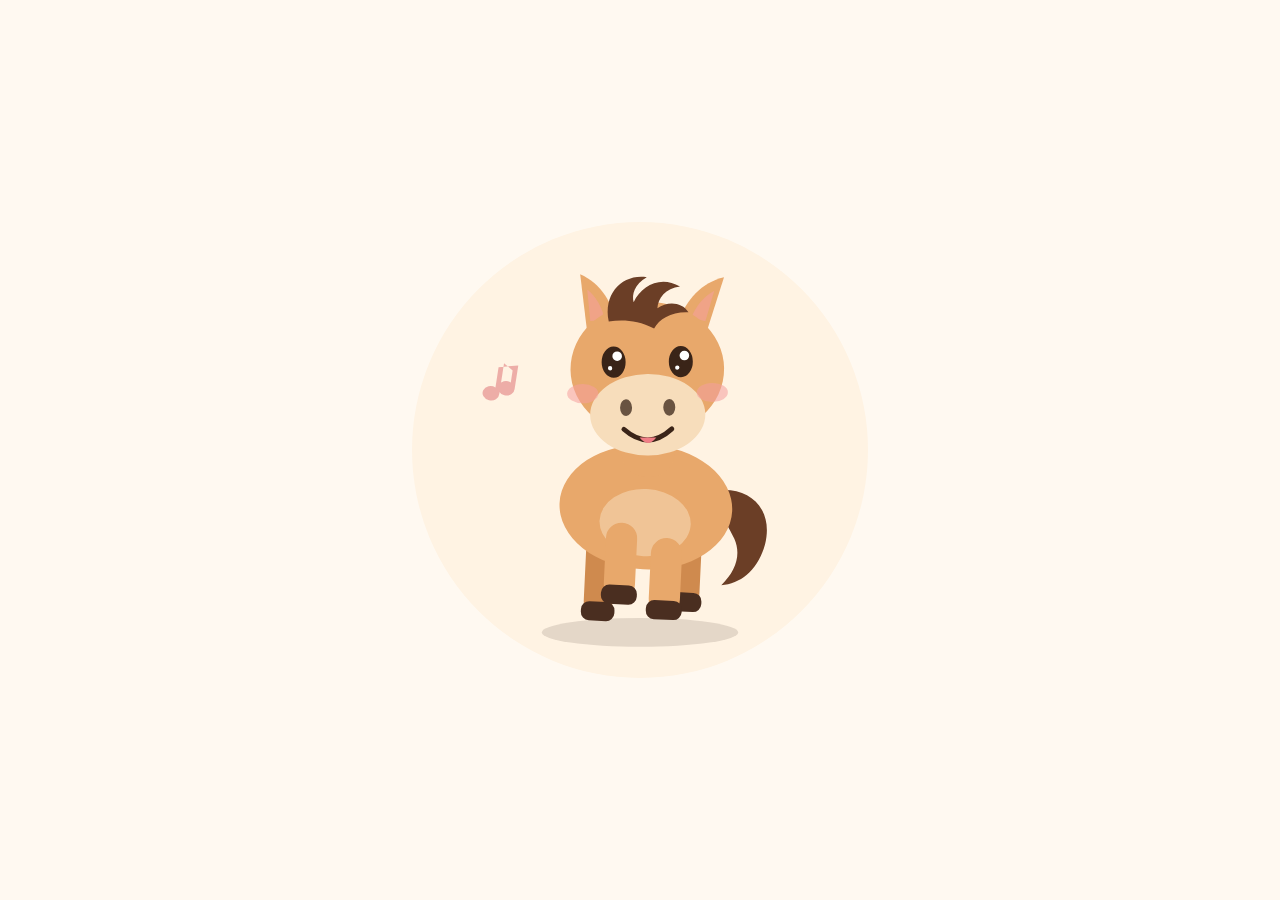
<file: animations/index.html>
<!doctype html>
<html lang="da">
<head>
  <meta charset="utf-8">
  <meta name="viewport" content="width=device-width, initial-scale=1">
  <title>Dansende hest</title>
  <style>
    html, body { height: 100%; margin: 0; }
    body { display: grid; place-items: center; background: #FFF9F1; }
    img { width: min(80vw, 480px); height: auto; }
  </style>
</head>
<body>
  <img src="dancing-horse.svg" alt="Glad hest der smiler, blinker og danser">
</body>
</html>
</file>
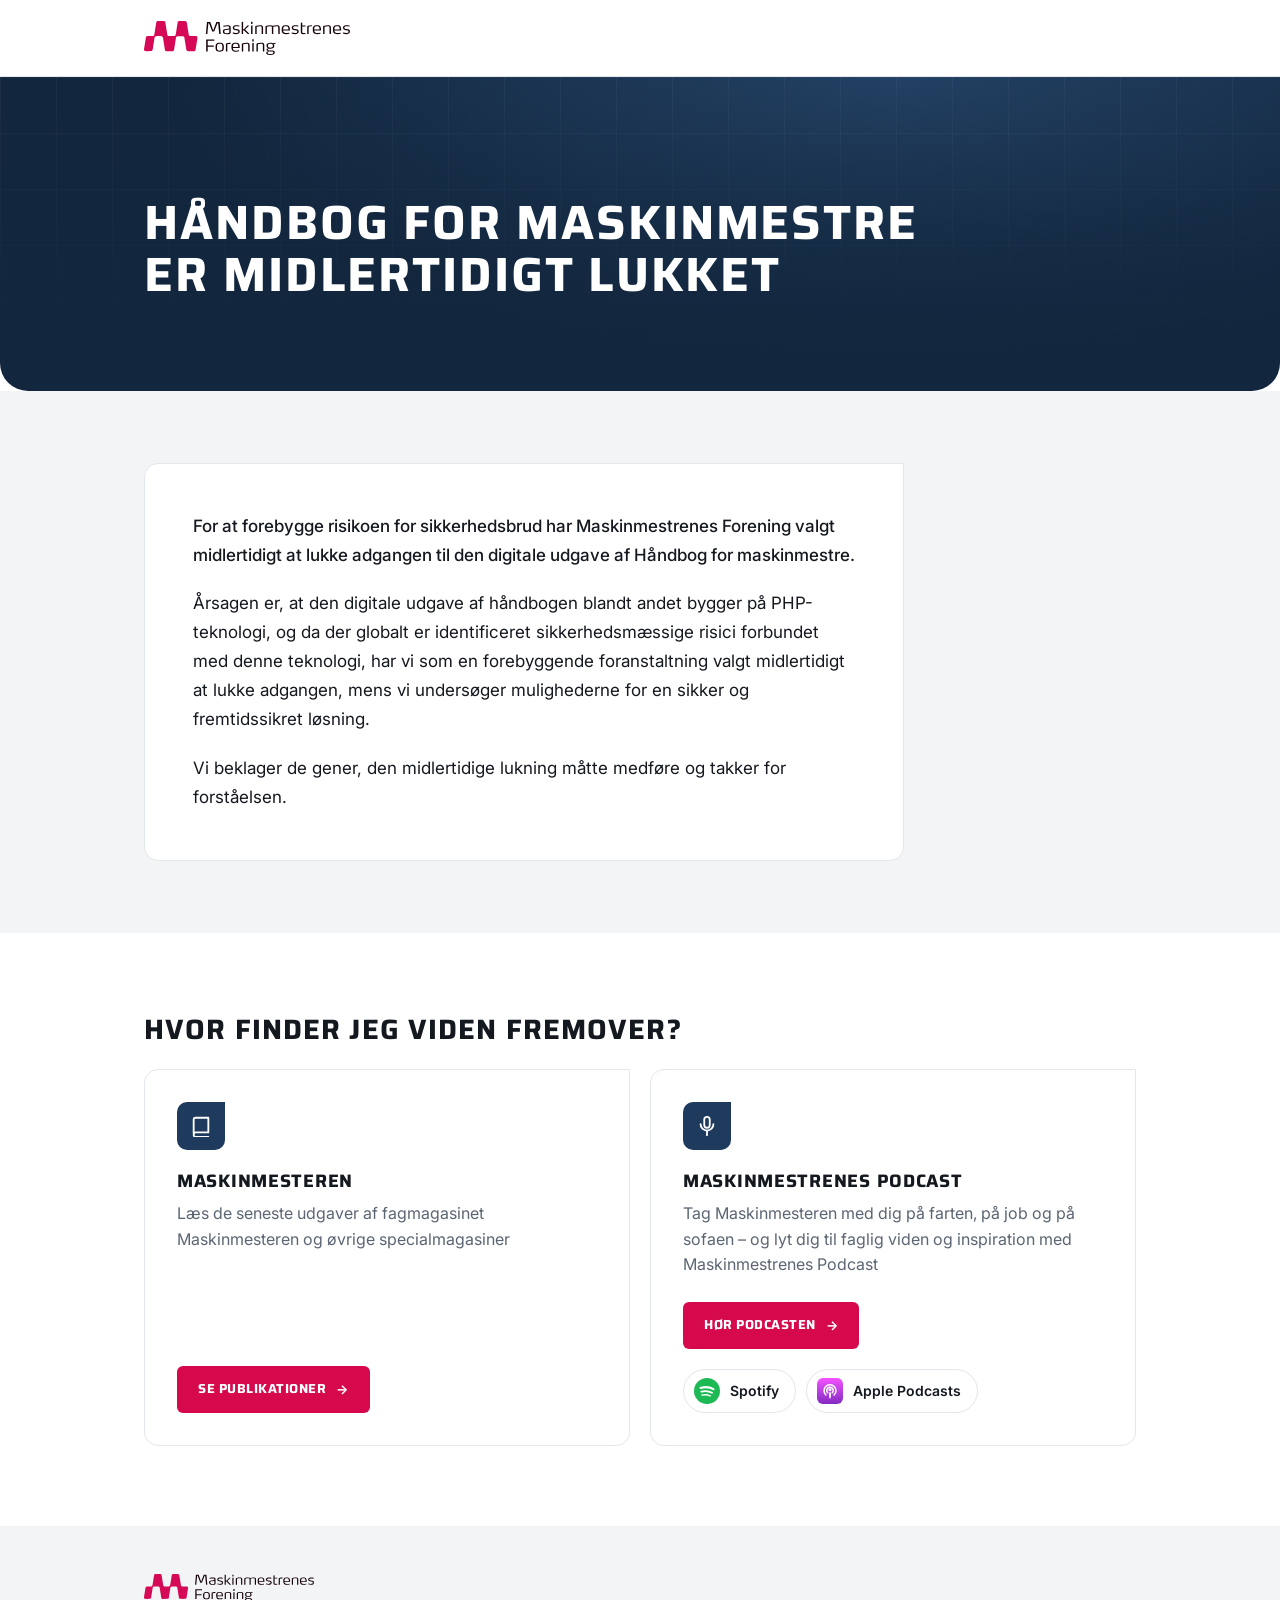
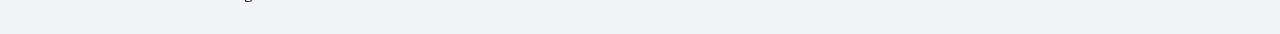
<file: haandbog-nedlukning/index.html>
<!doctype html>
<html lang="da">
<head>
<meta charset="utf-8">
<meta name="viewport" content="width=device-width, initial-scale=1">
<title>Håndbog for maskinmestre er midlertidigt lukket | Maskinmestrenes Forening</title>
<meta name="description" content="Adgangen til den digitale udgave af Håndbog for maskinmestre er midlertidigt lukket som en forebyggende sikkerhedsforanstaltning.">
<link rel="preconnect" href="https://fonts.googleapis.com">
<link rel="preconnect" href="https://fonts.gstatic.com" crossorigin>
<link href="https://fonts.googleapis.com/css2?family=Saira:wght@600;700&family=Inter:wght@400;500;600&display=swap" rel="stylesheet">
<style>
  :root {
    --red: #d6094d;
    --red-dark: #b0073f;
    --navy: #1e3a5c;
    --navy-dark: #12263d;
    --ink: #14181f;
    --muted: #5b6573;
    --line: #e3e6ea;
    --grey: #f3f4f6;
    --white: #fff;
    --radius: 14px;
    --wrap: 1040px;
  }
  * { box-sizing: border-box; }
  html { -webkit-text-size-adjust: 100%; }
  body {
    margin: 0;
    font: 400 16px/1.6 Inter, system-ui, sans-serif;
    color: var(--ink);
    background: var(--white);
  }
  a { color: inherit; }
  img, svg { display: block; }
  .wrap { max-width: var(--wrap); margin: 0 auto; padding: 0 24px; }

  h1, h2, h3, .btn {
    font-family: Saira, Inter, sans-serif;
    text-transform: uppercase;
    letter-spacing: .04em;
  }
  h1 { font-size: clamp(30px, 4.6vw, 48px); line-height: 1.08; margin: 0 0 18px; }
  h2 { font-size: clamp(22px, 2.6vw, 28px); line-height: 1.15; margin: 0 0 24px; }
  h3 { font-size: 16px; line-height: 1.3; margin: 0 0 8px; }
  p { margin: 0 0 14px; }

  /* Signatur-form: afrundede hjørner på alle undtagen øverst til højre */
  .shape { border-radius: var(--radius) 0 var(--radius) var(--radius); }

  /* Knapper */
  .btn {
    display: inline-flex; align-items: center; gap: 10px;
    padding: 12px 20px;
    font-size: 13px; font-weight: 700;
    text-decoration: none;
    border-radius: 6px;
    border: 1.5px solid transparent;
    transition: background .2s, border-color .2s, color .2s;
  }
  .btn::after { content: "→"; font-family: Inter, sans-serif; }
  .btn--red { background: var(--red); color: var(--white); }
  .btn--red:hover { background: var(--red-dark); }

  /* Header */
  .header { border-bottom: 1px solid var(--line); background: var(--white); }
  .header .wrap { display: flex; align-items: center; justify-content: space-between; height: 76px; }
  .logo { display: flex; align-items: center; gap: 10px; text-decoration: none; }
  .logo img { height: auto; max-width: 100%; }

  /* Hero */
  .hero {
    position: relative;
    color: var(--white);
    background:
      linear-gradient(180deg, rgba(18,38,61,.35) 0%, rgba(18,38,61,.92) 100%),
      radial-gradient(1200px 500px at 70% 0%, #2c5079 0%, transparent 60%),
      var(--navy-dark);
    border-radius: 0 0 28px 28px;
    overflow: hidden;
  }
  /* Diskret teknisk linjemønster i stedet for foto – udskift evt. med billede */
  .hero::before {
    content: ""; position: absolute; inset: 0;
    background-image:
      linear-gradient(rgba(255,255,255,.04) 1px, transparent 1px),
      linear-gradient(90deg, rgba(255,255,255,.04) 1px, transparent 1px);
    background-size: 56px 56px;
    mask-image: linear-gradient(180deg, #000 0%, transparent 85%);
  }
  .hero .wrap { position: relative; padding-top: 120px; padding-bottom: 72px; }

  /* Sektioner */
  .section { padding: 80px 0; }

  /* Hvor finder jeg indholdet */
  .links { display: grid; grid-template-columns: repeat(2, 1fr); gap: 16px; }
  .link-card {
    display: flex; align-items: center; gap: 18px;
    padding: 18px 20px 18px 18px;
    background: var(--white); border: 1px solid var(--line);
    text-decoration: none;
    transition: border-color .2s, box-shadow .2s, transform .2s;
  }
  .link-card:hover { border-color: var(--navy); box-shadow: 0 8px 24px rgba(18,38,61,.08); transform: translateY(-2px); }
  .link-card__icon {
    flex: none; width: 48px; height: 48px;
    display: grid; place-items: center;
    background: var(--navy); color: var(--white);
    border-radius: 10px 0 10px 10px;
  }
  .link-card__text { flex: 1; }
  .link-card__text strong { display: block; font-weight: 600; }
  .link-card__text span { font-size: 14px; color: var(--muted); }
  .link-card__arrow { color: var(--navy); font-size: 18px; }

  /* Footer */
  .footer { background: var(--grey); padding: 48px 0 32px; font-size: 13px; color: var(--muted); }
  .footer .wrap { display: flex; flex-wrap: wrap; justify-content: space-between; gap: 24px; align-items: flex-end; }

  @media (max-width: 820px) {
      .hero .wrap { padding-top: 72px; padding-bottom: 56px; }
    .links { grid-template-columns: 1fr; }
    .section { padding: 56px 0; }
  }
  @media (max-width: 480px) {
    .wrap { padding: 0 16px; }
    }


  /* Meddelelse */
  .notice { background: var(--grey); padding: 72px 0; }
  .notice__card { max-width: 760px; }
  .notice__card { padding: 48px; background: var(--white); border: 1px solid var(--line); }
  .notice__card p { font-size: 17px; line-height: 1.7; margin-bottom: 20px; }
  .notice__card p:last-child { margin-bottom: 0; }
  .notice__lead { font-weight: 500; }

  /* Videns-kort */
  .resources { display: grid; grid-template-columns: repeat(2, 1fr); gap: 20px; }
  .resource { display: flex; flex-direction: column; padding: 32px; background: var(--white); border: 1px solid var(--line); }
  .resource .link-card__icon { margin-bottom: 20px; }
  .resource h3 { font-size: 18px; }
  .resource p { color: var(--muted); flex: 1; margin-bottom: 24px; }
  .resource__actions { display: flex; flex-wrap: wrap; align-items: center; gap: 12px 16px; }
  .listen { display: flex; flex-wrap: wrap; gap: 10px; margin-top: 8px; width: 100%; }
  .app-btn {
    display: inline-flex; align-items: center; gap: 10px;
    padding: 8px 16px 8px 10px;
    font-size: 14px; font-weight: 600; text-decoration: none;
    border: 1px solid var(--line); border-radius: 999px;
    transition: border-color .2s, background .2s;
  }
  .app-btn:hover { border-color: var(--navy); background: var(--grey); }
  .app-btn svg { width: 26px; height: 26px; }

  @media (max-width: 820px) {
    .notice { padding: 40px 0; }
    .resources { grid-template-columns: 1fr; }
    .notice__card { padding: 28px 22px; }
    .notice__card p { font-size: 16px; }
    .resource { padding: 24px 22px; }
  }
</style>
</head>
<body>

<header class="header">
  <div class="wrap">
    <a class="logo" href="https://www.mmf.dk" aria-label="Maskinmestrenes Forening – forside">
      <img src="mmf-logo.svg" alt="Maskinmestrenes Forening" width="206" height="34">
    </a>
  </div>
</header>

<main>
  <section class="hero">
    <div class="wrap">
      <h1>Håndbog for maskinmestre<br>er midlertidigt lukket</h1>
    </div>
  </section>

  <section class="notice">
    <div class="wrap">
      <div class="notice__card shape">
        <p class="notice__lead">For at forebygge risikoen for sikkerhedsbrud har Maskinmestrenes Forening valgt midlertidigt at lukke adgangen til den digitale udgave af Håndbog for maskinmestre.</p>
        <p>Årsagen er, at den digitale udgave af håndbogen blandt andet bygger på PHP-teknologi, og da der globalt er identificeret sikkerhedsmæssige risici forbundet med denne teknologi, har vi som en forebyggende foranstaltning valgt midlertidigt at lukke adgangen, mens vi undersøger mulighederne for en sikker og fremtidssikret løsning.</p>
        <p>Vi beklager de gener, den midlertidige lukning måtte medføre og takker for forståelsen.</p>
      </div>
    </div>
  </section>

  <section class="section" id="viden">
    <div class="wrap">
      <h2>Hvor finder jeg viden fremover?</h2>
      <div class="resources">
        <article class="resource shape">
          <span class="link-card__icon" aria-hidden="true"><svg width="22" height="22" viewBox="0 0 24 24" fill="none" stroke="currentColor" stroke-width="2" stroke-linecap="round" stroke-linejoin="round"><path d="M4 19.5V5a2 2 0 0 1 2-2h14v16H6.5a2.5 2.5 0 0 0 0 5H20"/></svg></span>
          <h3>Maskinmesteren</h3>
          <p>Læs de seneste udgaver af fagmagasinet Maskinmesteren og øvrige specialmagasiner</p>
          <div class="resource__actions">
            <a class="btn btn--red" href="https://mmf.dk/publikationer/">Se publikationer</a>
          </div>
        </article>
        <article class="resource shape">
          <span class="link-card__icon" aria-hidden="true"><svg width="22" height="22" viewBox="0 0 24 24" fill="none" stroke="currentColor" stroke-width="2" stroke-linecap="round" stroke-linejoin="round"><rect x="9" y="2" width="6" height="12" rx="3"/><path d="M5 10a7 7 0 0 0 14 0"/><path d="M12 17v5"/></svg></span>
          <h3>Maskinmestrenes Podcast</h3>
          <p>Tag Maskinmesteren med dig på farten, på job og på sofaen – og lyt dig til faglig viden og inspiration med Maskinmestrenes Podcast</p>
          <div class="resource__actions">
            <a class="btn btn--red" href="https://mmf.dk/podcast/">Hør podcasten</a>
            <!-- https-links (universal links) åbner automatisk Spotify-/Podcasts-appen på mobil, hvis den er installeret – ellers webafspilleren. -->
            <div class="listen">
              <a class="app-btn" href="https://open.spotify.com/show/0bqIn9Vd0POUVjrOFwf1vP" target="_blank" rel="noopener"><svg viewBox="0 0 24 24" aria-hidden="true"><circle cx="12" cy="12" r="12" fill="#1DB954"/><g fill="none" stroke="#fff" stroke-linecap="round"><path d="M6 9.2c4-1.2 8.6-.9 12 1" stroke-width="1.9"/><path d="M6.7 12.6c3.4-.9 7-.6 10 1" stroke-width="1.6"/><path d="M7.3 15.8c2.7-.7 5.4-.4 7.7.8" stroke-width="1.3"/></g></svg>Spotify</a>
              <a class="app-btn" href="https://podcasts.apple.com/dk/podcast/maskinmestrenes-podcast/id1675473188" target="_blank" rel="noopener"><svg viewBox="0 0 24 24" aria-hidden="true"><defs><linearGradient id="ap" x1="0" y1="0" x2="0" y2="1"><stop offset="0" stop-color="#F452FF"/><stop offset="1" stop-color="#832BC1"/></linearGradient></defs><rect width="24" height="24" rx="5.5" fill="url(#ap)"/><g fill="none" stroke="#fff" stroke-linecap="round" stroke-width="1.4"><path d="M8.2 15.6a5.5 5.5 0 1 1 7.6 0"/><path d="M9.9 13.6a3 3 0 1 1 4.2 0"/></g><circle cx="12" cy="10.9" r="1.4" fill="#fff"/><path d="M11 13.4h2l-.35 5.2h-1.3z" fill="#fff"/></svg>Apple Podcasts</a>
            </div>
          </div>
        </article>
      </div>
    </div>
  </section>

</main>

<footer class="footer">
  <div class="wrap">
    <a class="logo" href="https://www.mmf.dk">
      <img src="mmf-logo.svg" alt="Maskinmestrenes Forening" width="170" height="28">
    </a>
  </div>
</footer>

</body>
</html>
</file>
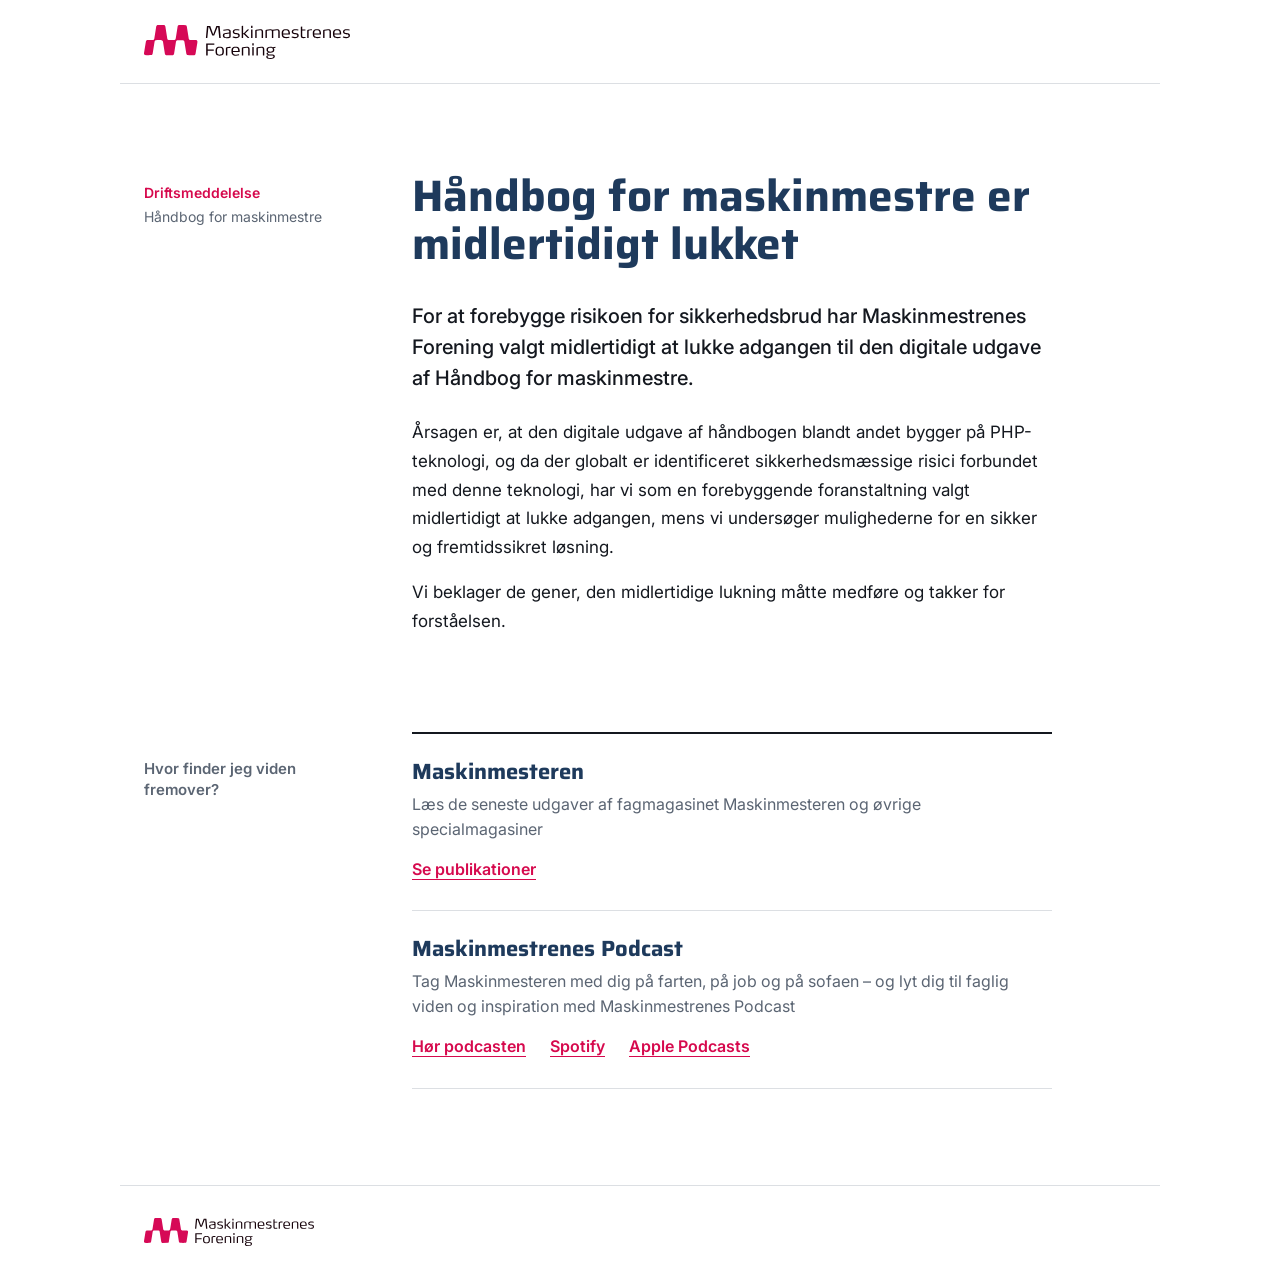
<file: haandbog-nedlukning/notice-v2.html>
<!doctype html>
<html lang="da">
<head>
<meta charset="utf-8">
<meta name="viewport" content="width=device-width, initial-scale=1">
<title>Håndbog for maskinmestre er midlertidigt lukket | Maskinmestrenes Forening</title>
<meta name="description" content="Adgangen til den digitale udgave af Håndbog for maskinmestre er midlertidigt lukket som en forebyggende sikkerhedsforanstaltning.">
<link rel="preconnect" href="https://fonts.googleapis.com">
<link rel="preconnect" href="https://fonts.gstatic.com" crossorigin>
<link href="https://fonts.googleapis.com/css2?family=Saira:wght@600;700&family=Inter:wght@400;500;600&display=swap" rel="stylesheet">
<style>
  :root {
    --red: #d6094d;
    --red-dark: #b0073f;
    --navy: #1e3a5c;
    --ink: #14181f;
    --muted: #5b6573;
    --line: #dcdfe3;
    --white: #fff;
    --wrap: 1040px;
  }
  * { box-sizing: border-box; }
  html { -webkit-text-size-adjust: 100%; }
  body {
    margin: 0;
    font: 400 16px/1.6 Inter, system-ui, sans-serif;
    color: var(--ink);
    background: var(--white);
  }
  img, svg { display: block; }
  p { margin: 0 0 16px; }
  .wrap { max-width: var(--wrap); margin: 0 auto; padding: 0 24px; }

  /* Blok: Header */
  .header .wrap { display: flex; align-items: center; height: 84px; border-bottom: 1px solid var(--line); }
  .logo img { height: auto; max-width: 100%; }

  /* Blok: Meddelelse */
  .notice { padding: 88px 0 96px; }
  .notice .wrap { display: grid; grid-template-columns: 220px 1fr; gap: 48px; }
  .notice__meta { font-size: 14px; color: var(--muted); padding-top: 10px; }
  .notice__label { display: block; color: var(--red); font-weight: 600; margin-bottom: 2px; }
  .notice__body { max-width: 640px; }
  .notice h1 {
    font: 700 clamp(30px, 4.2vw, 44px)/1.1 Saira, Inter, sans-serif;
    color: var(--navy);
    margin: 0 0 32px;
  }
  .notice__lead { font-size: 20px; line-height: 1.55; font-weight: 500; margin-bottom: 24px; }
  .notice__body p:not(.notice__lead) { font-size: 17px; line-height: 1.7; }
  .notice__body p:last-child { margin-bottom: 0; }

  /* Blok: Viden fremover */
  .resources { padding: 0 0 96px; }
  .resources .wrap { display: grid; grid-template-columns: 220px 1fr; gap: 48px; }
  .resources h2 {
    font: 600 15px/1.4 Inter, sans-serif;
    color: var(--muted);
    margin: 0; padding-top: 26px;
  }
  .resource-list { list-style: none; margin: 0; padding: 0; max-width: 640px; border-top: 2px solid var(--ink); }
  .resource { padding: 24px 0 28px; border-bottom: 1px solid var(--line); }
  .resource h3 { font: 700 22px/1.25 Saira, Inter, sans-serif; color: var(--navy); margin: 0 0 6px; }
  .resource p { color: var(--muted); margin-bottom: 14px; }
  .resource__links { display: flex; flex-wrap: wrap; gap: 6px 24px; margin: 0; padding: 0; list-style: none; font-weight: 600; }
  .resource__links a {
    color: var(--red);
    text-decoration: underline;
    text-decoration-thickness: 1px;
    text-underline-offset: 4px;
  }
  .resource__links a:hover { color: var(--red-dark); text-decoration-thickness: 2px; }

  /* Blok: Footer */
  .footer .wrap { padding-top: 32px; padding-bottom: 40px; border-top: 1px solid var(--line); }

  @media (max-width: 820px) {
    .notice { padding: 48px 0 56px; }
    .notice .wrap, .resources .wrap { grid-template-columns: 1fr; gap: 16px; }
    .notice__meta { padding-top: 0; }
    .notice__lead { font-size: 18px; }
    .notice__body p:not(.notice__lead) { font-size: 16px; }
    .resources { padding-bottom: 64px; }
    .resources h2 { padding-top: 0; }
  }
  @media (max-width: 480px) {
    .wrap { padding: 0 16px; }
    .header .wrap { height: 68px; }
  }
</style>
</head>
<body>

<header class="header">
  <div class="wrap">
    <a class="logo" href="https://www.mmf.dk" aria-label="Maskinmestrenes Forening – forside">
      <img src="mmf-logo.svg" alt="Maskinmestrenes Forening" width="206" height="34">
    </a>
  </div>
</header>

<main>
  <section class="notice">
    <div class="wrap">
      <div class="notice__meta">
        <span class="notice__label">Driftsmeddelelse</span>
        Håndbog for maskinmestre
      </div>
      <div class="notice__body">
        <h1>Håndbog for maskinmestre er midlertidigt lukket</h1>
        <p class="notice__lead">For at forebygge risikoen for sikkerhedsbrud har Maskinmestrenes Forening valgt midlertidigt at lukke adgangen til den digitale udgave af Håndbog for maskinmestre.</p>
        <p>Årsagen er, at den digitale udgave af håndbogen blandt andet bygger på PHP-teknologi, og da der globalt er identificeret sikkerhedsmæssige risici forbundet med denne teknologi, har vi som en forebyggende foranstaltning valgt midlertidigt at lukke adgangen, mens vi undersøger mulighederne for en sikker og fremtidssikret løsning.</p>
        <p>Vi beklager de gener, den midlertidige lukning måtte medføre og takker for forståelsen.</p>
      </div>
    </div>
  </section>

  <section class="resources" id="viden">
    <div class="wrap">
      <h2>Hvor finder jeg viden fremover?</h2>
      <ul class="resource-list">
        <li class="resource">
          <h3>Maskinmesteren</h3>
          <p>Læs de seneste udgaver af fagmagasinet Maskinmesteren og øvrige specialmagasiner</p>
          <ul class="resource__links">
            <li><a href="https://mmf.dk/publikationer/">Se publikationer</a></li>
          </ul>
        </li>
        <li class="resource">
          <h3>Maskinmestrenes Podcast</h3>
          <p>Tag Maskinmesteren med dig på farten, på job og på sofaen – og lyt dig til faglig viden og inspiration med Maskinmestrenes Podcast</p>
          <!-- https-links (universal links) åbner automatisk Spotify-/Podcasts-appen på mobil, hvis den er installeret – ellers webafspilleren. -->
          <ul class="resource__links">
            <li><a href="https://mmf.dk/podcast/">Hør podcasten</a></li>
            <li><a href="https://open.spotify.com/show/0bqIn9Vd0POUVjrOFwf1vP" target="_blank" rel="noopener">Spotify</a></li>
            <li><a href="https://podcasts.apple.com/dk/podcast/maskinmestrenes-podcast/id1675473188" target="_blank" rel="noopener">Apple Podcasts</a></li>
          </ul>
        </li>
      </ul>
    </div>
  </section>
</main>

<footer class="footer">
  <div class="wrap">
    <a class="logo" href="https://www.mmf.dk">
      <img src="mmf-logo.svg" alt="Maskinmestrenes Forening" width="170" height="28">
    </a>
  </div>
</footer>

</body>
</html>
</file>
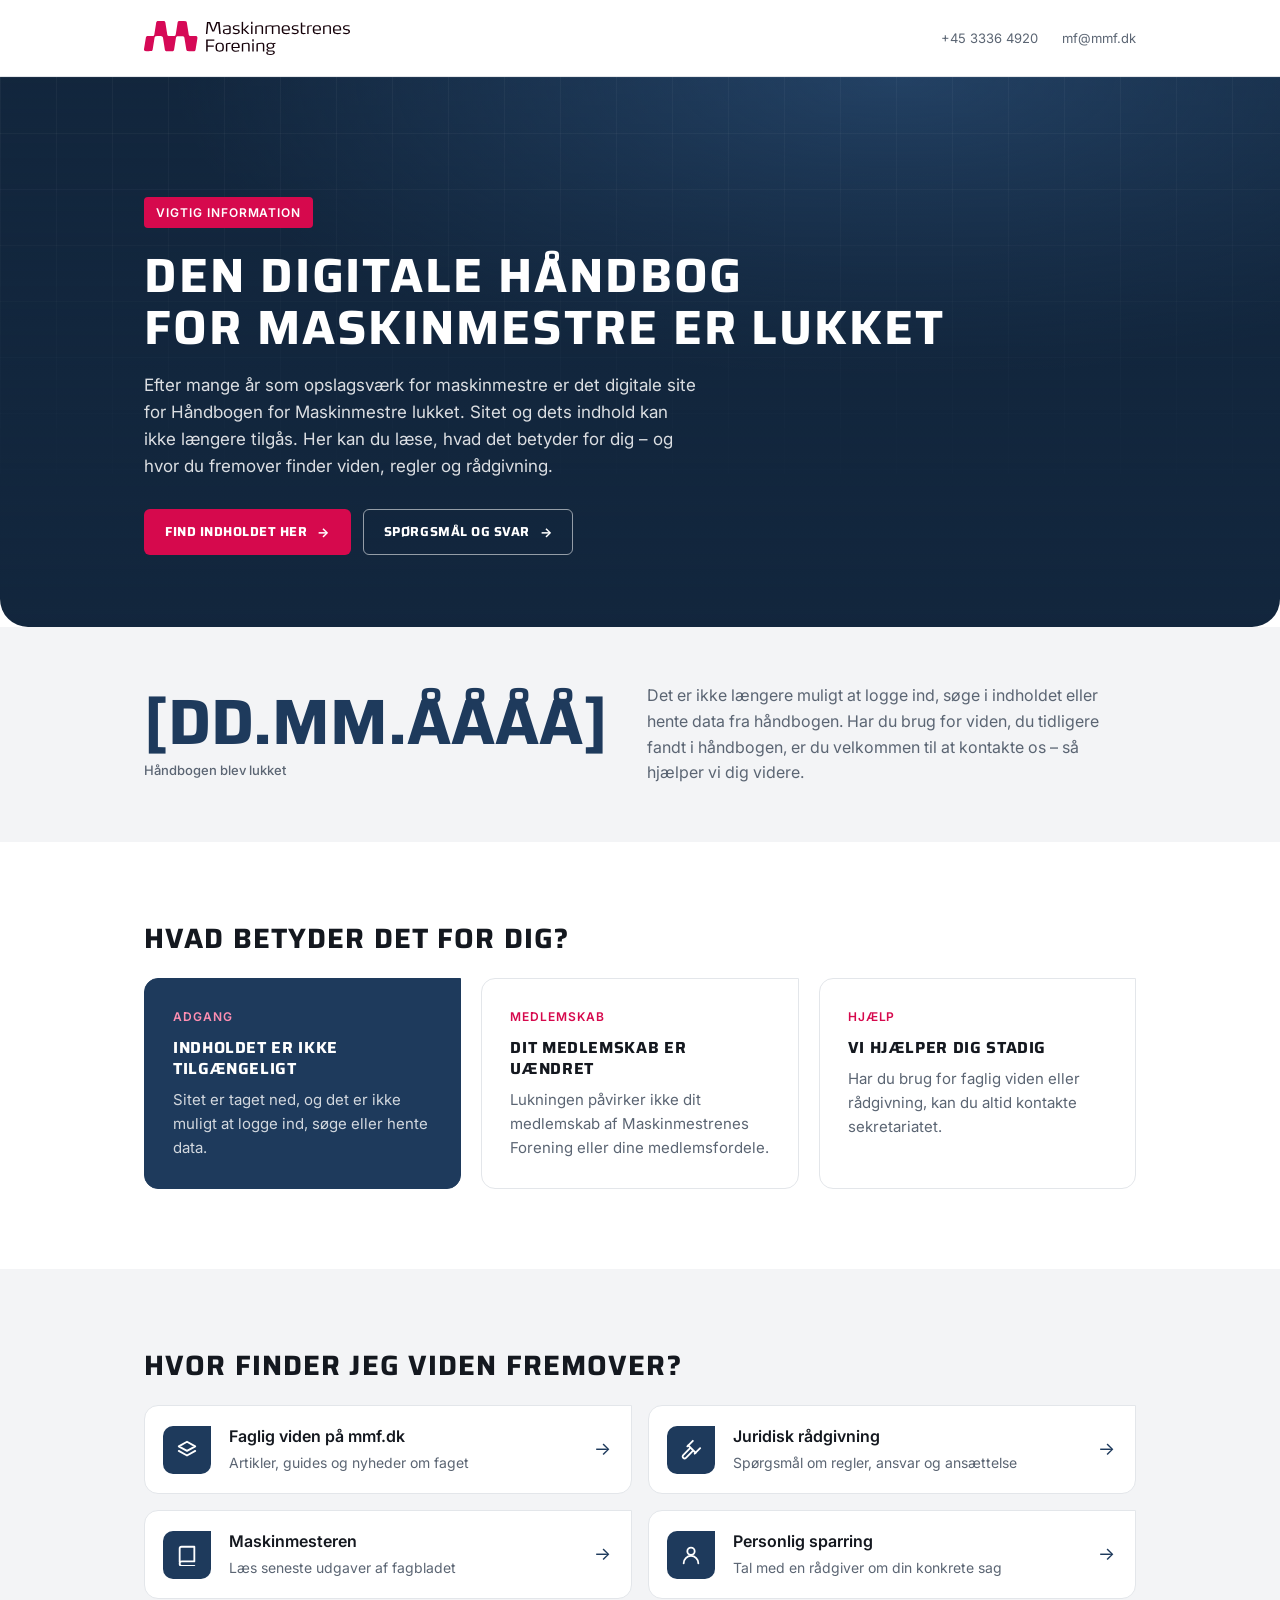
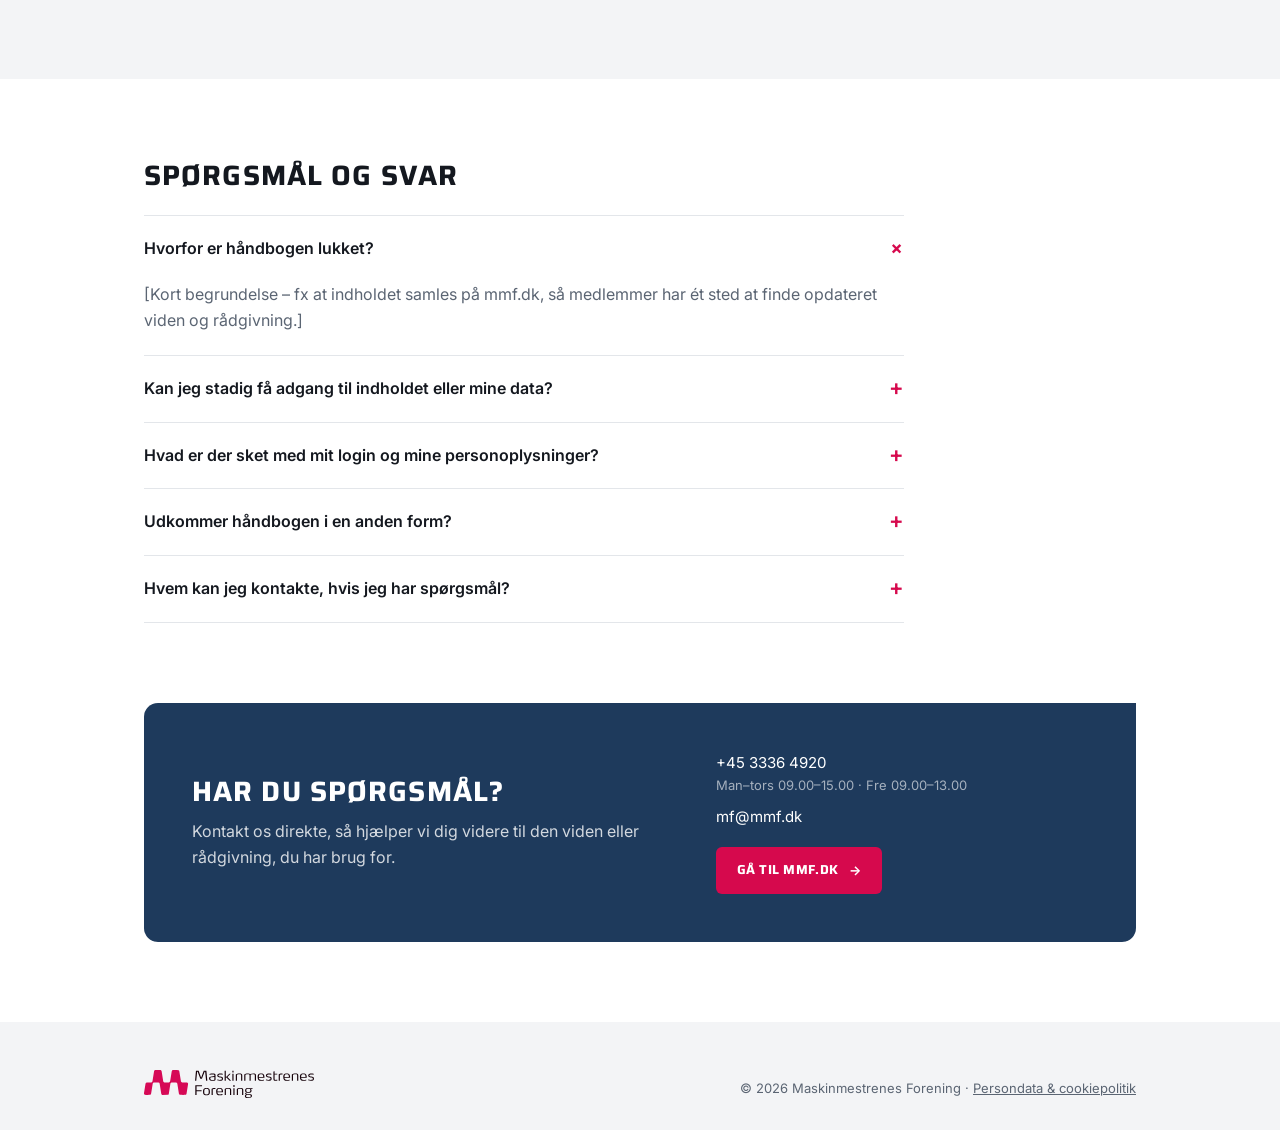
<file: haandbog-nedlukning/udvidet.html>
<!doctype html>
<html lang="da">
<head>
<meta charset="utf-8">
<meta name="viewport" content="width=device-width, initial-scale=1">
<title>Håndbogen er lukket | Maskinmestrenes Forening</title>
<meta name="description" content="Den digitale Håndbog for Maskinmestre er lukket. Læs hvad det betyder for dig, og hvor du fremover finder viden og rådgivning.">
<link rel="preconnect" href="https://fonts.googleapis.com">
<link rel="preconnect" href="https://fonts.gstatic.com" crossorigin>
<link href="https://fonts.googleapis.com/css2?family=Saira:wght@600;700&family=Inter:wght@400;500;600&display=swap" rel="stylesheet">
<style>
  :root {
    --red: #d6094d;
    --red-dark: #b0073f;
    --navy: #1e3a5c;
    --navy-dark: #12263d;
    --ink: #14181f;
    --muted: #5b6573;
    --line: #e3e6ea;
    --grey: #f3f4f6;
    --white: #fff;
    --radius: 14px;
    --wrap: 1040px;
  }
  * { box-sizing: border-box; }
  html { -webkit-text-size-adjust: 100%; }
  body {
    margin: 0;
    font: 400 16px/1.6 Inter, system-ui, sans-serif;
    color: var(--ink);
    background: var(--white);
  }
  a { color: inherit; }
  img, svg { display: block; }
  .wrap { max-width: var(--wrap); margin: 0 auto; padding: 0 24px; }

  h1, h2, h3, .btn {
    font-family: Saira, Inter, sans-serif;
    text-transform: uppercase;
    letter-spacing: .04em;
  }
  h1 { font-size: clamp(30px, 4.6vw, 48px); line-height: 1.08; margin: 0 0 18px; }
  h2 { font-size: clamp(22px, 2.6vw, 28px); line-height: 1.15; margin: 0 0 24px; }
  h3 { font-size: 16px; line-height: 1.3; margin: 0 0 8px; }
  p { margin: 0 0 14px; }

  /* Signatur-form: afrundede hjørner på alle undtagen øverst til højre */
  .shape { border-radius: var(--radius) 0 var(--radius) var(--radius); }

  /* Knapper */
  .btn {
    display: inline-flex; align-items: center; gap: 10px;
    padding: 12px 20px;
    font-size: 13px; font-weight: 700;
    text-decoration: none;
    border-radius: 6px;
    border: 1.5px solid transparent;
    transition: background .2s, border-color .2s, color .2s;
  }
  .btn::after { content: "→"; font-family: Inter, sans-serif; }
  .btn--red { background: var(--red); color: var(--white); }
  .btn--red:hover { background: var(--red-dark); }
  .btn--ghost { border-color: rgba(255,255,255,.55); color: var(--white); }
  .btn--ghost:hover { border-color: var(--white); background: rgba(255,255,255,.08); }
  .btn--outline { border-color: var(--red); color: var(--red); }
  .btn--outline:hover { background: var(--red); color: var(--white); }

  /* Header */
  .header { border-bottom: 1px solid var(--line); background: var(--white); }
  .header .wrap { display: flex; align-items: center; justify-content: space-between; height: 76px; }
  .logo { display: flex; align-items: center; gap: 10px; text-decoration: none; }
  .logo img { height: auto; max-width: 100%; }
  .header__contact { display: flex; gap: 24px; font-size: 13px; color: var(--muted); }
  .header__contact a { text-decoration: none; }
  .header__contact a:hover { color: var(--red); }

  /* Hero */
  .hero {
    position: relative;
    color: var(--white);
    background:
      linear-gradient(180deg, rgba(18,38,61,.35) 0%, rgba(18,38,61,.92) 100%),
      radial-gradient(1200px 500px at 70% 0%, #2c5079 0%, transparent 60%),
      var(--navy-dark);
    border-radius: 0 0 28px 28px;
    overflow: hidden;
  }
  /* Diskret teknisk linjemønster i stedet for foto – udskift evt. med billede */
  .hero::before {
    content: ""; position: absolute; inset: 0;
    background-image:
      linear-gradient(rgba(255,255,255,.04) 1px, transparent 1px),
      linear-gradient(90deg, rgba(255,255,255,.04) 1px, transparent 1px);
    background-size: 56px 56px;
    mask-image: linear-gradient(180deg, #000 0%, transparent 85%);
  }
  .hero .wrap { position: relative; padding-top: 120px; padding-bottom: 72px; }
  .hero__tag {
    display: inline-block; margin-bottom: 22px;
    padding: 6px 12px;
    font-size: 12px; font-weight: 600; letter-spacing: .08em; text-transform: uppercase;
    background: var(--red); border-radius: 4px;
  }
  .hero p { max-width: 560px; font-size: 17px; color: rgba(255,255,255,.85); }
  .hero__actions { display: flex; flex-wrap: wrap; gap: 12px; margin-top: 28px; }

  /* Nøgledato */
  .date-strip { background: var(--grey); padding: 56px 0; }
  .date-strip .wrap { display: grid; grid-template-columns: auto 1fr; gap: 40px; align-items: center; }
  .date-big {
    font-family: Saira, sans-serif; font-weight: 700;
    font-size: clamp(40px, 6vw, 64px); line-height: 1; color: var(--navy);
  }
  .date-big small { display: block; margin-top: 8px; font: 500 13px/1.3 Inter, sans-serif; color: var(--muted); text-transform: none; letter-spacing: 0; }
  .date-strip p { margin: 0; max-width: 560px; color: var(--muted); }

  /* Sektioner */
  .section { padding: 80px 0; }

  /* Tidslinje */
  .timeline { display: grid; grid-template-columns: repeat(3, 1fr); gap: 20px; list-style: none; margin: 0; padding: 0; }
  .timeline li { padding: 28px; border: 1px solid var(--line); background: var(--white); }
  .timeline li.is-now { background: var(--navy); color: var(--white); border-color: var(--navy); }
  .timeline__when {
    display: block; margin-bottom: 12px;
    font-size: 12px; font-weight: 600; letter-spacing: .08em; text-transform: uppercase; color: var(--red);
  }
  .timeline li.is-now .timeline__when { color: #ff8fb2; }
  .timeline p { margin: 0; font-size: 15px; color: var(--muted); }
  .timeline li.is-now p { color: rgba(255,255,255,.8); }

  /* Hvor finder jeg indholdet */
  .links { display: grid; grid-template-columns: repeat(2, 1fr); gap: 16px; }
  .link-card {
    display: flex; align-items: center; gap: 18px;
    padding: 18px 20px 18px 18px;
    background: var(--white); border: 1px solid var(--line);
    text-decoration: none;
    transition: border-color .2s, box-shadow .2s, transform .2s;
  }
  .link-card:hover { border-color: var(--navy); box-shadow: 0 8px 24px rgba(18,38,61,.08); transform: translateY(-2px); }
  .link-card__icon {
    flex: none; width: 48px; height: 48px;
    display: grid; place-items: center;
    background: var(--navy); color: var(--white);
    border-radius: 10px 0 10px 10px;
  }
  .link-card__text { flex: 1; }
  .link-card__text strong { display: block; font-weight: 600; }
  .link-card__text span { font-size: 14px; color: var(--muted); }
  .link-card__arrow { color: var(--navy); font-size: 18px; }

  /* FAQ */
  .faq { max-width: 760px; }
  .faq details { border-bottom: 1px solid var(--line); }
  .faq details:first-of-type { border-top: 1px solid var(--line); }
  .faq summary {
    list-style: none; cursor: pointer;
    display: flex; justify-content: space-between; gap: 20px;
    padding: 20px 0; font-weight: 600;
  }
  .faq summary::-webkit-details-marker { display: none; }
  .faq summary::after { content: "+"; font-size: 22px; line-height: 1; color: var(--red); transition: transform .2s; }
  .faq details[open] summary::after { transform: rotate(45deg); }
  .faq details p { color: var(--muted); padding-bottom: 8px; }

  /* Kontakt-boks */
  .contact {
    display: grid; grid-template-columns: 1.3fr 1fr; gap: 40px; align-items: center;
    padding: 48px; background: var(--navy); color: var(--white);
  }
  .contact p { color: rgba(255,255,255,.8); margin: 0; }
  .contact h2 { margin-bottom: 12px; }
  .contact ul { list-style: none; margin: 0; padding: 0; display: grid; gap: 10px; font-size: 15px; }
  .contact ul a { text-decoration: none; }
  .contact ul a:hover { text-decoration: underline; }
  .contact ul small { display: block; color: rgba(255,255,255,.6); font-size: 13px; }

  /* Footer */
  .footer { background: var(--grey); padding: 48px 0 32px; font-size: 13px; color: var(--muted); }
  .footer .wrap { display: flex; flex-wrap: wrap; justify-content: space-between; gap: 24px; align-items: flex-end; }

  @media (max-width: 820px) {
    .header__contact { display: none; }
    .hero .wrap { padding-top: 72px; padding-bottom: 56px; }
    .date-strip .wrap { grid-template-columns: 1fr; gap: 16px; }
    .timeline, .links, .contact { grid-template-columns: 1fr; }
    .contact { padding: 32px 24px; }
    .section { padding: 56px 0; }
  }
  @media (max-width: 480px) {
    .wrap { padding: 0 16px; }
    .hero__actions .btn { width: 100%; justify-content: space-between; }
  }
</style>
</head>
<body>

<header class="header">
  <div class="wrap">
    <a class="logo" href="https://www.mmf.dk" aria-label="Maskinmestrenes Forening – forside">
      <img src="mmf-logo.svg" alt="Maskinmestrenes Forening" width="206" height="34">
    </a>
    <div class="header__contact">
      <a href="tel:+4533364920">+45 3336 4920</a>
      <a href="mailto:mf@mmf.dk">mf@mmf.dk</a>
    </div>
  </div>
</header>

<main>
  <section class="hero">
    <div class="wrap">
      <span class="hero__tag">Vigtig information</span>
      <h1>Den digitale håndbog<br>for maskinmestre er lukket</h1>
      <p>Efter mange år som opslagsværk for maskinmestre er det digitale site for Håndbogen for Maskinmestre lukket. Sitet og dets indhold kan ikke længere tilgås. Her kan du læse, hvad det betyder for dig – og hvor du fremover finder viden, regler og rådgivning.</p>
      <div class="hero__actions">
        <a class="btn btn--red" href="#hvor-finder-jeg">Find indholdet her</a>
        <a class="btn btn--ghost" href="#faq">Spørgsmål og svar</a>
      </div>
    </div>
  </section>

  <section class="date-strip">
    <div class="wrap">
      <div class="date-big">[DD.MM.ÅÅÅÅ]<small>Håndbogen blev lukket</small></div>
      <p>Det er ikke længere muligt at logge ind, søge i indholdet eller hente data fra håndbogen. Har du brug for viden, du tidligere fandt i håndbogen, er du velkommen til at kontakte os – så hjælper vi dig videre.</p>
    </div>
  </section>

  <section class="section">
    <div class="wrap">
      <h2>Hvad betyder det for dig?</h2>
      <ul class="timeline">
        <li class="shape is-now">
          <span class="timeline__when">Adgang</span>
          <h3>Indholdet er ikke tilgængeligt</h3>
          <p>Sitet er taget ned, og det er ikke muligt at logge ind, søge eller hente data.</p>
        </li>
        <li class="shape">
          <span class="timeline__when">Medlemskab</span>
          <h3>Dit medlemskab er uændret</h3>
          <p>Lukningen påvirker ikke dit medlemskab af Maskinmestrenes Forening eller dine medlemsfordele.</p>
        </li>
        <li class="shape">
          <span class="timeline__when">Hjælp</span>
          <h3>Vi hjælper dig stadig</h3>
          <p>Har du brug for faglig viden eller rådgivning, kan du altid kontakte sekretariatet.</p>
        </li>
      </ul>
    </div>
  </section>

  <section class="section" id="hvor-finder-jeg" style="background: var(--grey);">
    <div class="wrap">
      <h2>Hvor finder jeg viden fremover?</h2>
      <div class="links">
        <a class="link-card shape" href="https://www.mmf.dk">
          <span class="link-card__icon" aria-hidden="true">
            <svg width="22" height="22" viewBox="0 0 24 24" fill="none" stroke="currentColor" stroke-width="2" stroke-linecap="round" stroke-linejoin="round"><path d="M12 3 3 8l9 5 9-5-9-5Z"/><path d="m3 13 9 5 9-5"/></svg>
          </span>
          <span class="link-card__text"><strong>Faglig viden på mmf.dk</strong><span>Artikler, guides og nyheder om faget</span></span>
          <span class="link-card__arrow" aria-hidden="true">→</span>
        </a>
        <a class="link-card shape" href="https://www.mmf.dk">
          <span class="link-card__icon" aria-hidden="true">
            <svg width="22" height="22" viewBox="0 0 24 24" fill="none" stroke="currentColor" stroke-width="2" stroke-linecap="round" stroke-linejoin="round"><path d="m14 13-7.5 7.5a2.1 2.1 0 0 1-3-3L11 10"/><path d="m16 16 6-6"/><path d="m8 8 6-6"/><path d="m9 7 8 8"/></svg>
          </span>
          <span class="link-card__text"><strong>Juridisk rådgivning</strong><span>Spørgsmål om regler, ansvar og ansættelse</span></span>
          <span class="link-card__arrow" aria-hidden="true">→</span>
        </a>
        <a class="link-card shape" href="https://www.mmf.dk">
          <span class="link-card__icon" aria-hidden="true">
            <svg width="22" height="22" viewBox="0 0 24 24" fill="none" stroke="currentColor" stroke-width="2" stroke-linecap="round" stroke-linejoin="round"><path d="M4 19.5V5a2 2 0 0 1 2-2h14v16H6.5a2.5 2.5 0 0 0 0 5H20"/></svg>
          </span>
          <span class="link-card__text"><strong>Maskinmesteren</strong><span>Læs seneste udgaver af fagbladet</span></span>
          <span class="link-card__arrow" aria-hidden="true">→</span>
        </a>
        <a class="link-card shape" href="https://www.mmf.dk">
          <span class="link-card__icon" aria-hidden="true">
            <svg width="22" height="22" viewBox="0 0 24 24" fill="none" stroke="currentColor" stroke-width="2" stroke-linecap="round" stroke-linejoin="round"><circle cx="12" cy="8" r="4"/><path d="M4 21a8 8 0 0 1 16 0"/></svg>
          </span>
          <span class="link-card__text"><strong>Personlig sparring</strong><span>Tal med en rådgiver om din konkrete sag</span></span>
          <span class="link-card__arrow" aria-hidden="true">→</span>
        </a>
      </div>
    </div>
  </section>

  <section class="section" id="faq">
    <div class="wrap">
      <h2>Spørgsmål og svar</h2>
      <div class="faq">
        <details open>
          <summary>Hvorfor er håndbogen lukket?</summary>
          <p>[Kort begrundelse – fx at indholdet samles på mmf.dk, så medlemmer har ét sted at finde opdateret viden og rådgivning.]</p>
        </details>
        <details>
          <summary>Kan jeg stadig få adgang til indholdet eller mine data?</summary>
          <p>Nej. Sitet er lukket, og hverken indhold eller data kan tilgås eller hentes. Har du brug for viden fra et bestemt område, kan du kontakte sekretariatet, som hjælper dig videre.</p>
        </details>
        <details>
          <summary>Hvad er der sket med mit login og mine personoplysninger?</summary>
          <p>Dit login til håndbogen er deaktiveret. Personoplysninger knyttet til sitet håndteres i overensstemmelse med foreningens privatlivspolitik. Dit medlemskab af Maskinmestrenes Forening påvirkes ikke.</p>
        </details>
        <details>
          <summary>Udkommer håndbogen i en anden form?</summary>
          <p>[Uddyb om der findes en trykt udgave, PDF eller lignende – eller slet spørgsmålet.]</p>
        </details>
        <details>
          <summary>Hvem kan jeg kontakte, hvis jeg har spørgsmål?</summary>
          <p>Du er altid velkommen til at kontakte sekretariatet på telefon eller mail – se kontaktoplysningerne nedenfor.</p>
        </details>
      </div>
    </div>
  </section>

  <section class="section" style="padding-top: 0;">
    <div class="wrap">
      <div class="contact shape">
        <div>
          <h2>Har du spørgsmål?</h2>
          <p>Kontakt os direkte, så hjælper vi dig videre til den viden eller rådgivning, du har brug for.</p>
        </div>
        <ul>
          <li><a href="tel:+4533364920">+45 3336 4920</a><small>Man–tors 09.00–15.00 · Fre 09.00–13.00</small></li>
          <li><a href="mailto:mf@mmf.dk">mf@mmf.dk</a></li>
          <li style="margin-top: 8px;"><a class="btn btn--red" href="https://www.mmf.dk">Gå til mmf.dk</a></li>
        </ul>
      </div>
    </div>
  </section>
</main>

<footer class="footer">
  <div class="wrap">
    <a class="logo" href="https://www.mmf.dk">
      <img src="mmf-logo.svg" alt="Maskinmestrenes Forening" width="170" height="28">
    </a>
    <div>© 2026 Maskinmestrenes Forening · <a href="https://www.mmf.dk">Persondata &amp; cookiepolitik</a></div>
  </div>
</footer>

</body>
</html>
</file>
